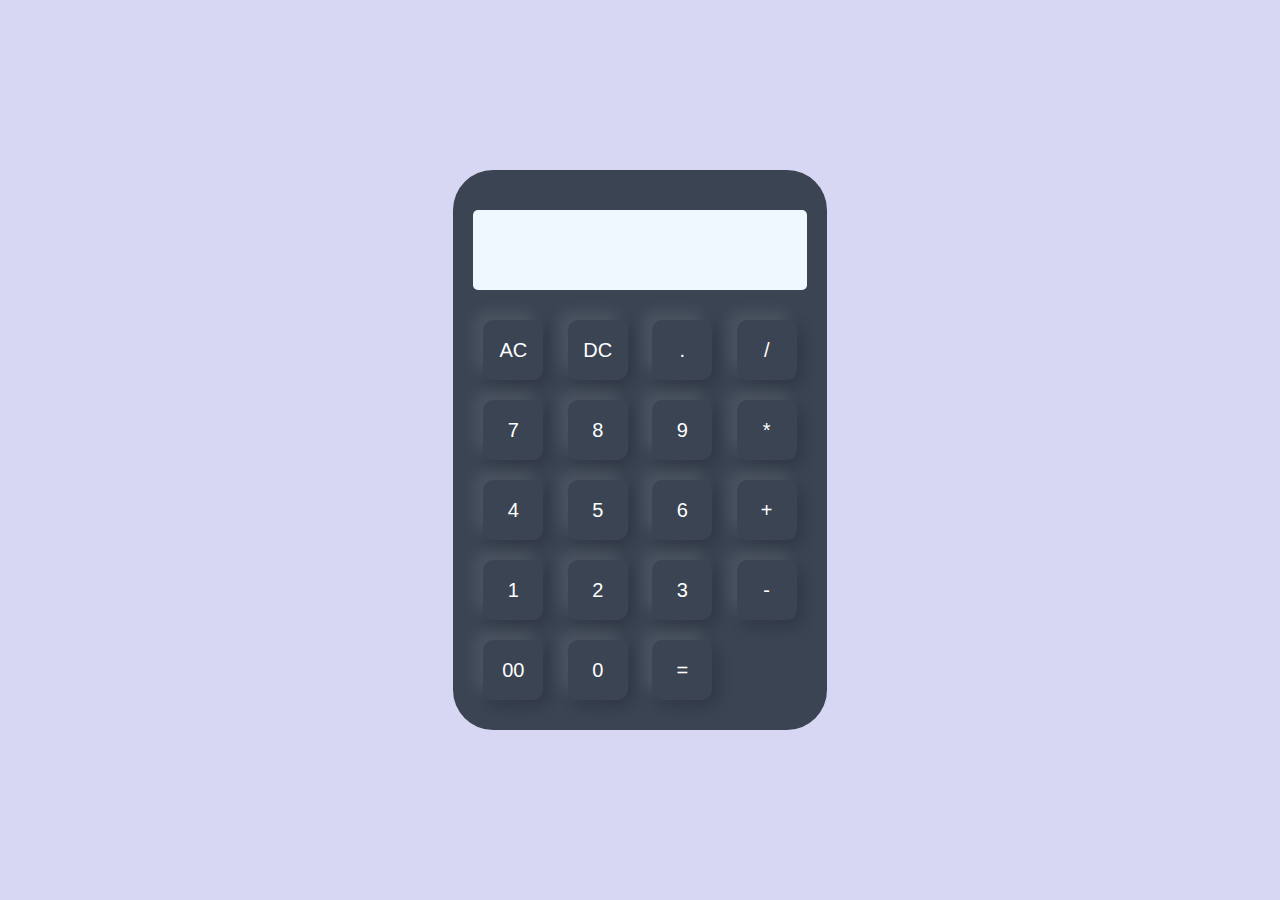
<file: CALCULATOR/index.html>
<!DOCTYPE html>
<html lang="en">
<head>
    <meta charset="UTF-8">
    <meta name="viewport" content="width=device-width, initial-scale=1.0">
    <title>CALCULATOR</title>
    <link rel="stylesheet" href="style.css">
</head>
<body>
    <div class="container">
        <div class="calculator">
            <form>
                <div class="bar">
                    <input type="text" name="display">
                </div>
                <div>
                    <input type="button" value="AC">
                    <input type="button" value="DC">
                    <input type="button" value=".">
                    <input type="button" value="/">
                </div>
                <div>
                    <input type="button" value="7">
                    <input type="button" value="8">
                    <input type="button" value="9">
                    <input type="button" value="*">
                </div>
                <div>
                    <input type="button" value="4">
                    <input type="button" value="5">
                    <input type="button" value="6">
                    <input type="button" value="+">
                </div>
                <div>
                    <input type="button" value="1">
                    <input type="button" value="2">
                    <input type="button" value="3">
                    <input type="button" value="-">
                </div>
                <div>
                    <input type="button" value="00">
                    <input type="button" value="0">
                    <input type="button" value="=">
                </div>
            </form>
        </div>
    </div>
</body>
</html>
</file>
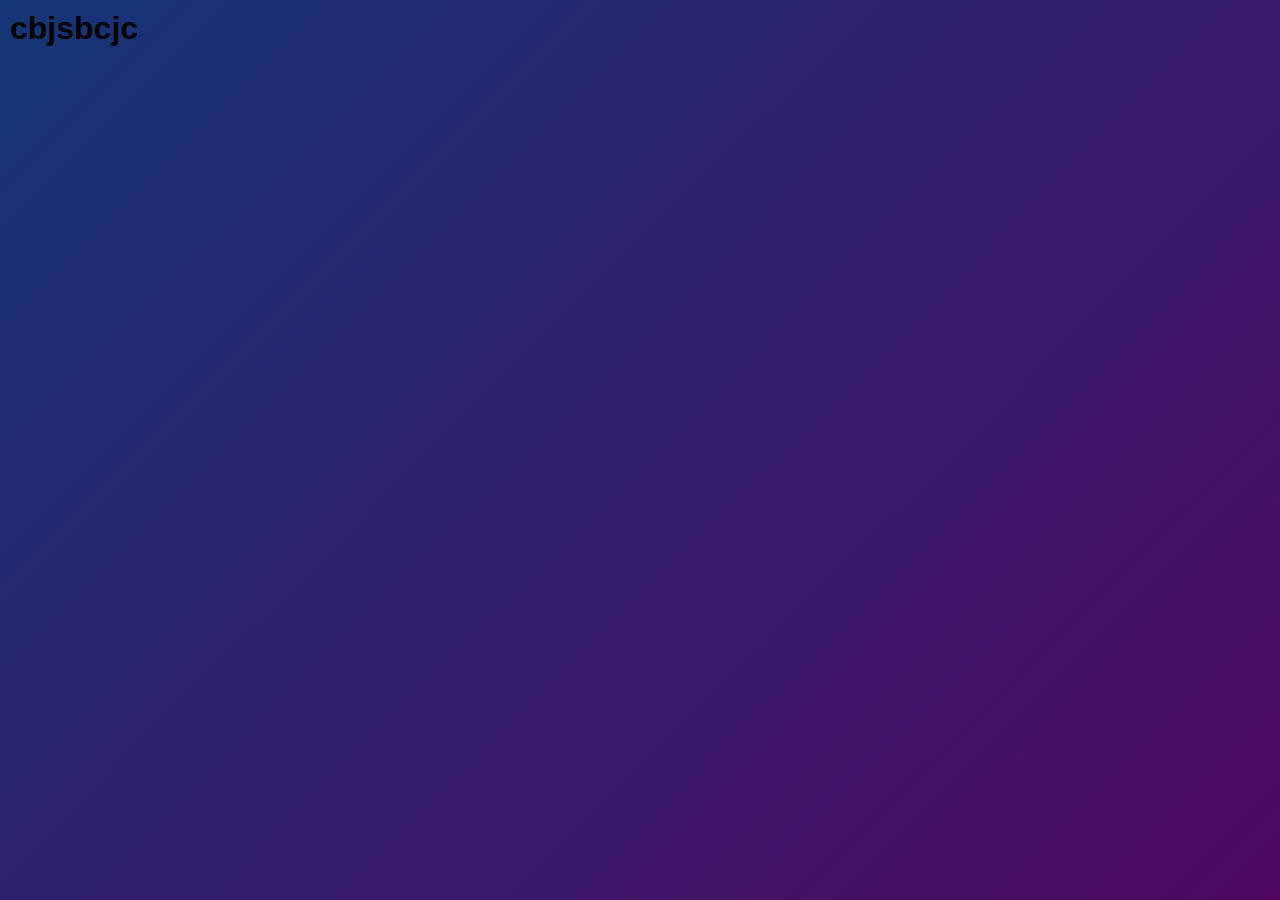
<file: TO DO LIST/index.html>
<!DOCTYPE html>
<html lang="en">
<head>
    <meta charset="UTF-8">
    <meta name="viewport" content="width=device-width, initial-scale=1.0">
    <title>TO DO LIST</title>
    <link rel="stylesheet" href="style.css">
</head>
<body>
      <div class="container">
        <h1>cbjsbcjc</h1>
      </div>
</body>
</html>
</file>
<file: CALCULATOR/style.css>
*{
    margin: 0;
    padding: 0%;
    font-family:Verdana, Geneva, Tahoma, sans-serif;
    box-sizing: border-box;
}
.container
{
    width: 100%;
    height: 100vh;
    background: rgb(215, 215, 243);
    display: flex;
    justify-content: center;
    align-items: center;
}
.calculator{
    background: #3a4452;
    padding: 20px;
    border-radius: 40px;

}
.calculator form input
{
    border: 0;
    outline: 0;
    width: 60px;
    height: 60px;
    border-radius: 10px;
    box-shadow:-8px -8px 15px rgba(255, 255, 255,0.1),5px 5px 15px rgba(0, 0, 0, 0.2);
    background: transparent;
    font-size: 20px;
    color: white;
    margin: 10px;
}
form .bar
{
    display: flex;
    justify-content: flex-end; 
    margin: 20px 0;
    border-radius: 5px;
    background-color: aliceblue;

}
form .bar input{
    text-align: right;
    color: black;
    flex: 1;
    font-size: 45px;
    box-shadow: none;
}
form input.equal{
    width: 145px;
}
form input.operator {
    color: rgba(210, 221, 103, 0.979);
}
</file>
<file: TO DO LIST/style.css>
*{
    margin: 0;
    padding: 0;
    font-family: Impact, Haettenschweiler, 'Arial Narrow Bold', sans-serif;
    box-sizing: border-box;
}
.container{
    width: 100%;
    min-height: 100vh;
    background: linear-gradient(135deg,#153677, #4e085f);
    padding:10px;

}
</file>
